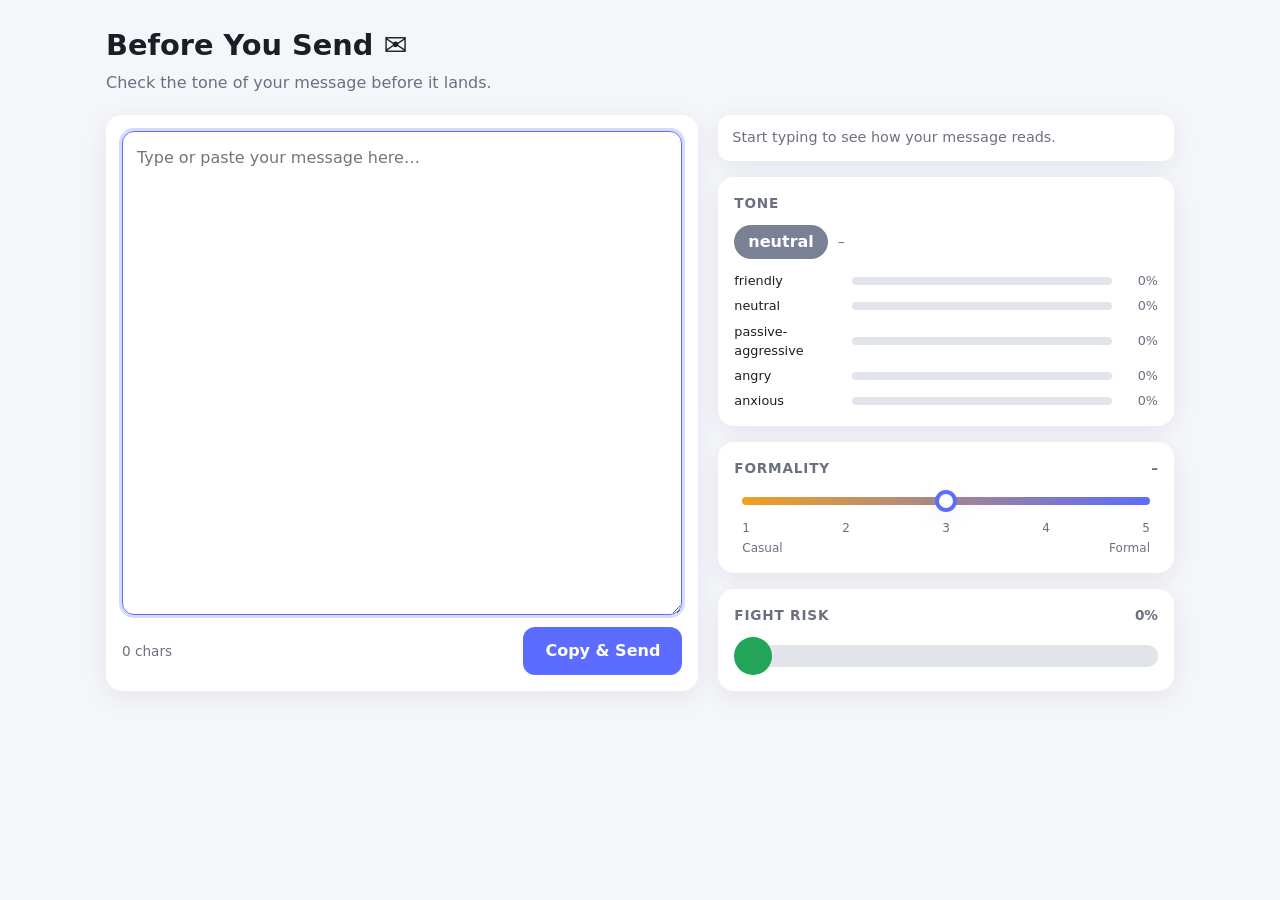
<file: frontend/index.html>
<!doctype html>
<html lang="en">
<head>
<meta charset="utf-8">
<meta name="viewport" content="width=device-width, initial-scale=1">
<title>Before You Send</title>
<meta name="color-scheme" content="light dark">
<link rel="stylesheet" href="styles.css">
</head>
<body>
<div class="app">
  <header class="top">
    <h1>Before You Send <span aria-hidden="true">✉️</span></h1>
    <p class="sub">Check the tone of your message before it lands.</p>
  </header>

  <div id="banner" class="banner" role="alert" hidden>Maybe sleep on it? 😬</div>

  <main class="grid">
    <section class="editor">
      <label for="msg" class="sr">Your message</label>
      <textarea id="msg" placeholder="Type or paste your message here…" autofocus spellcheck="true"></textarea>
      <div class="bar">
        <span id="lang" class="lang" hidden><span id="langFlag"></span> <span id="langName"></span></span>
        <span id="count" class="muted">0 chars</span>
        <button id="send" class="send" type="button">Copy &amp; Send</button>
      </div>
    </section>

    <aside class="cards" aria-live="polite">
      <div id="status" class="status" hidden></div>

      <article class="card" id="toneCard">
        <h2>Tone</h2>
        <div class="pillrow">
          <span id="pill" class="pill" data-tone="neutral">neutral</span>
          <span id="conf" class="muted">–</span>
        </div>
        <ul id="bars" class="bars"></ul>
      </article>

      <article class="card">
        <h2>Formality <span id="formVal" class="muted">–</span></h2>
        <div class="slider" role="img" aria-label="Formality level">
          <div class="track"><div id="formDot" class="dot"></div></div>
          <div class="ticks"><span>1</span><span>2</span><span>3</span><span>4</span><span>5</span></div>
          <div class="ends"><span>Casual</span><span>Formal</span></div>
        </div>
      </article>

      <article class="card">
        <h2>Fight risk <span id="riskVal" class="muted">0%</span></h2>
        <div class="thermo" role="img" aria-label="Fight risk">
          <div class="tube"><div id="mercury" class="mercury"></div></div>
          <div class="bulb" id="bulb"></div>
        </div>
      </article>
    </aside>
  </main>
</div>
<script src="app.js"></script>
</body>
</html>
</file>
<file: frontend/styles.css>
:root{--bg:#f5f6fa;--card:#fff;--fg:#1c1e26;--muted:#6b7080;--line:#e2e4ec;--accent:#5b6cff;--good:#22a559;--warn:#f0a020;--bad:#e5484d;
--friendly:#22a559;--neutral:#7a8194;--passive-aggressive:#e08a1e;--angry:#e5484d;--anxious:#8b5cf6;--shadow:0 6px 24px rgba(30,40,80,.08)}
@media(prefers-color-scheme:dark){:root{--bg:#0f1117;--card:#181b24;--fg:#eceef5;--muted:#9097ab;--line:#2a2e3b;--accent:#7d8bff;--shadow:0 6px 24px rgba(0,0,0,.4)}}
*{box-sizing:border-box}
body{margin:0;background:var(--bg);color:var(--fg);font:16px/1.5 system-ui,-apple-system,"Segoe UI",Roboto,sans-serif}
.app{max-width:1100px;margin:0 auto;padding:24px 16px 40px}
h1{margin:0;font-size:1.8rem}h2{margin:0 0 12px;font-size:.85rem;text-transform:uppercase;letter-spacing:.06em;color:var(--muted);display:flex;justify-content:space-between}
.sub{margin:4px 0 20px;color:var(--muted)}
.sr{position:absolute;left:-9999px}
.muted{color:var(--muted);font-size:.85rem;text-transform:none;letter-spacing:0}
.banner{background:var(--bad);color:#fff;padding:12px 16px;border-radius:12px;margin-bottom:16px;font-weight:600;text-align:center;animation:pop .35s ease}
.banner[hidden]{display:none}
@keyframes pop{from{transform:translateY(-8px) scale(.98);opacity:0}}
.grid{display:grid;grid-template-columns:1.3fr 1fr;gap:20px}
@media(max-width:800px){.grid{grid-template-columns:1fr}}
.editor{display:flex;flex-direction:column;background:var(--card);border-radius:16px;box-shadow:var(--shadow);padding:16px;min-height:420px}
textarea{flex:1;min-height:320px;width:100%;resize:vertical;border:1px solid var(--line);border-radius:12px;background:transparent;color:inherit;font:inherit;padding:14px;outline:none;transition:border-color .2s,box-shadow .2s}
textarea:focus{border-color:var(--accent);box-shadow:0 0 0 3px color-mix(in srgb,var(--accent) 25%,transparent)}
.bar{display:flex;align-items:center;gap:12px;margin-top:12px;flex-wrap:wrap}
.bar .send{margin-left:auto}
.lang{background:color-mix(in srgb,var(--accent) 14%,transparent);padding:4px 10px;border-radius:999px;font-size:.85rem}
.lang[hidden]{display:none}
.send{border:0;border-radius:12px;padding:12px 22px;font:inherit;font-weight:600;color:#fff;background:var(--accent);cursor:pointer;transition:background .3s,transform .1s}
.send:hover{filter:brightness(1.08)}.send:active{transform:scale(.97)}
.send.calm{background:var(--good)}
.cards{display:flex;flex-direction:column;gap:16px}
.card{background:var(--card);border-radius:16px;box-shadow:var(--shadow);padding:16px}
.status{padding:12px 14px;border-radius:12px;background:color-mix(in srgb,var(--bad) 14%,var(--card));color:var(--fg);font-size:.9rem}
.status.info{background:var(--card);color:var(--muted);box-shadow:var(--shadow)}
.status[hidden]{display:none}
.pillrow{display:flex;align-items:center;gap:10px;margin-bottom:12px}
.pill{padding:5px 14px;border-radius:999px;color:#fff;font-weight:600;background:var(--neutral);transition:background .4s}
.pill[data-tone=friendly]{background:var(--friendly)}.pill[data-tone=passive-aggressive]{background:var(--passive-aggressive)}
.pill[data-tone=angry]{background:var(--angry)}.pill[data-tone=anxious]{background:var(--anxious)}
.bars{list-style:none;margin:0;padding:0;display:grid;gap:6px}
.bars li{display:grid;grid-template-columns:110px 1fr 38px;gap:8px;align-items:center;font-size:.8rem}
.bars .b{height:8px;background:var(--line);border-radius:4px;overflow:hidden}
.bars .b i{display:block;height:100%;width:0;border-radius:4px;transition:width .5s cubic-bezier(.2,.8,.2,1)}
.bars .n{text-align:right;color:var(--muted)}
.slider{padding:6px 8px 0}
.track{position:relative;height:8px;border-radius:4px;background:linear-gradient(90deg,#f0a020,#5b6cff)}
.dot{position:absolute;top:50%;left:0;width:22px;height:22px;margin:-11px 0 0 -11px;border-radius:50%;background:var(--card);border:4px solid var(--accent);box-shadow:var(--shadow);transition:left .5s cubic-bezier(.2,.8,.2,1)}
.ticks,.ends{display:flex;justify-content:space-between;color:var(--muted);font-size:.75rem;margin-top:8px}
.ticks{margin-top:14px}.ends{margin-top:2px}
.thermo{display:flex;align-items:center}
.tube{flex:1;height:22px;background:var(--line);border-radius:11px 0 0 11px;overflow:hidden;order:2;margin-left:-6px}
.bulb{width:38px;height:38px;border-radius:50%;background:var(--good);order:1;transition:background .4s;z-index:1}
.mercury{height:100%;width:0;background:var(--good);transition:width .6s cubic-bezier(.2,.8,.2,1),background .4s}
.tube{border-radius:0 11px 11px 0}
.thermo.mid .mercury,.thermo.mid+x{background:var(--warn)}
@media(prefers-reduced-motion:reduce){*,*::before,*::after{transition:none!important;animation:none!important}}
</file>
